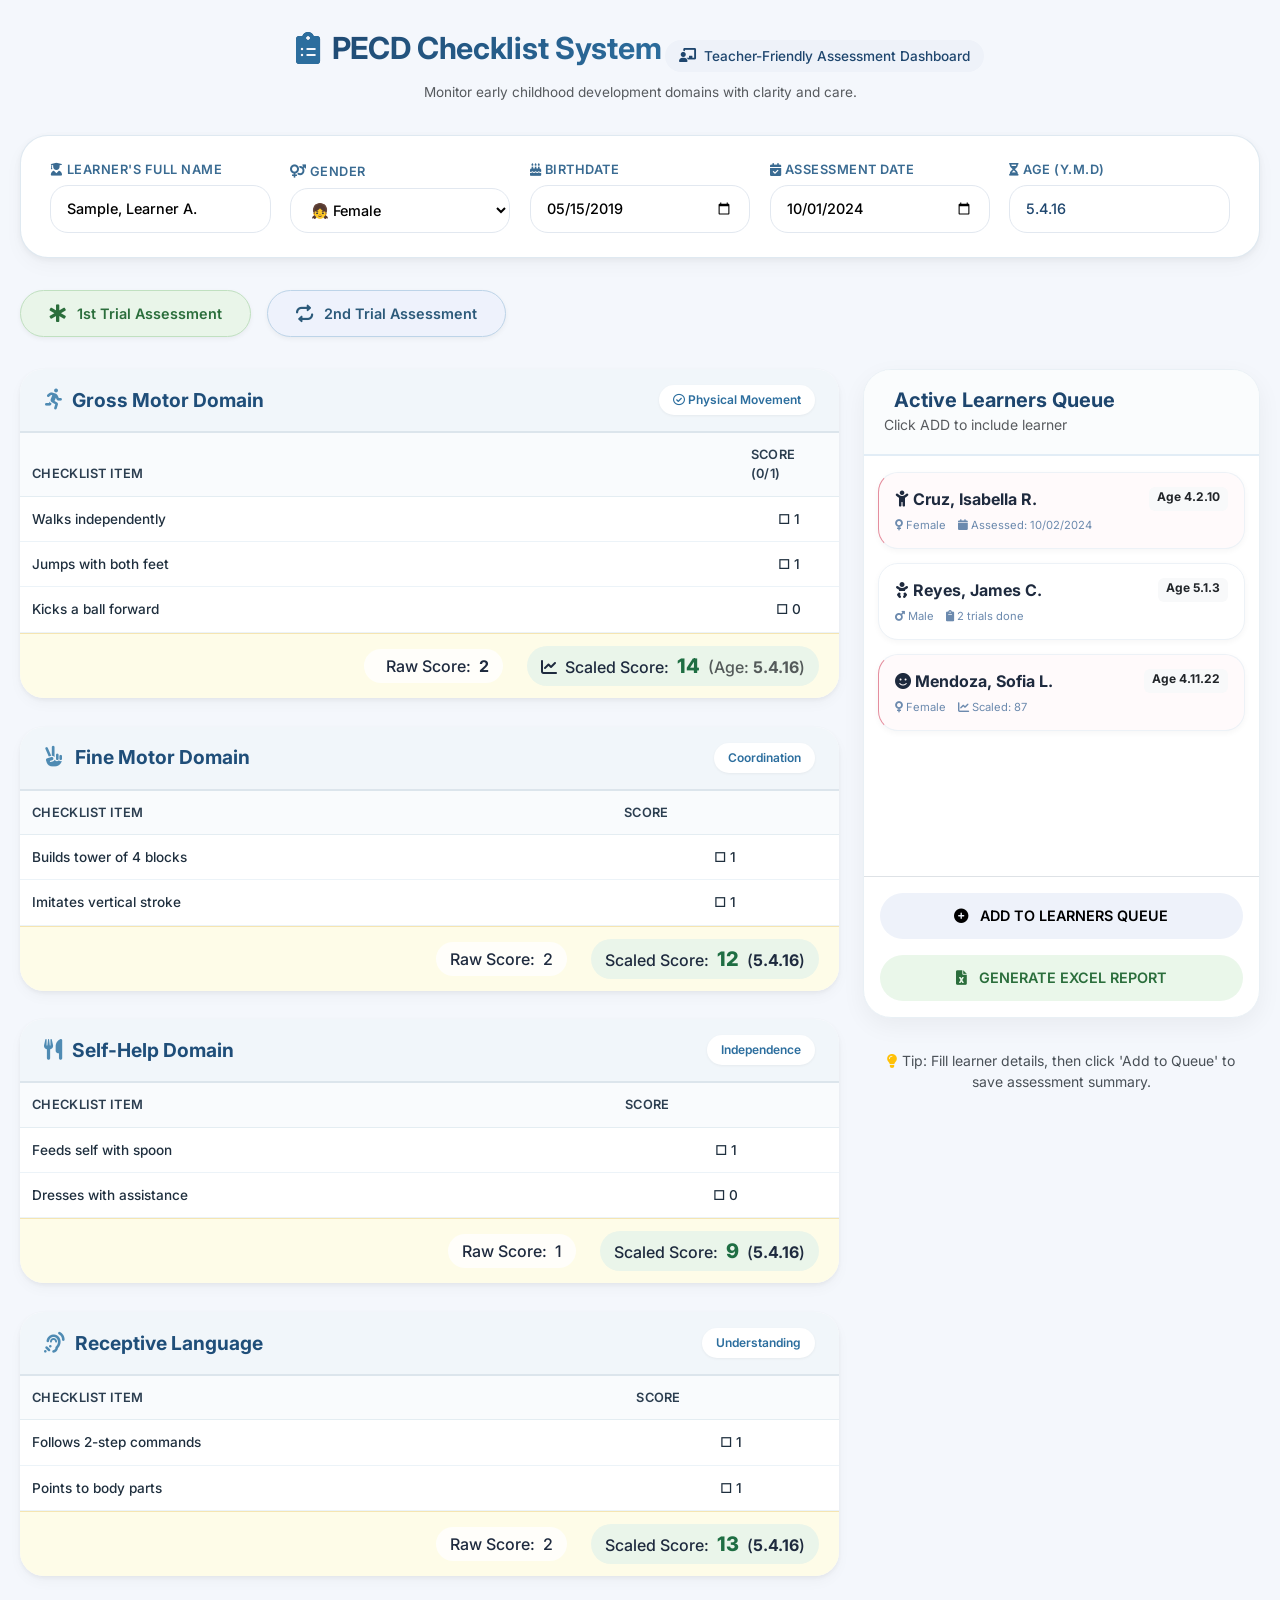
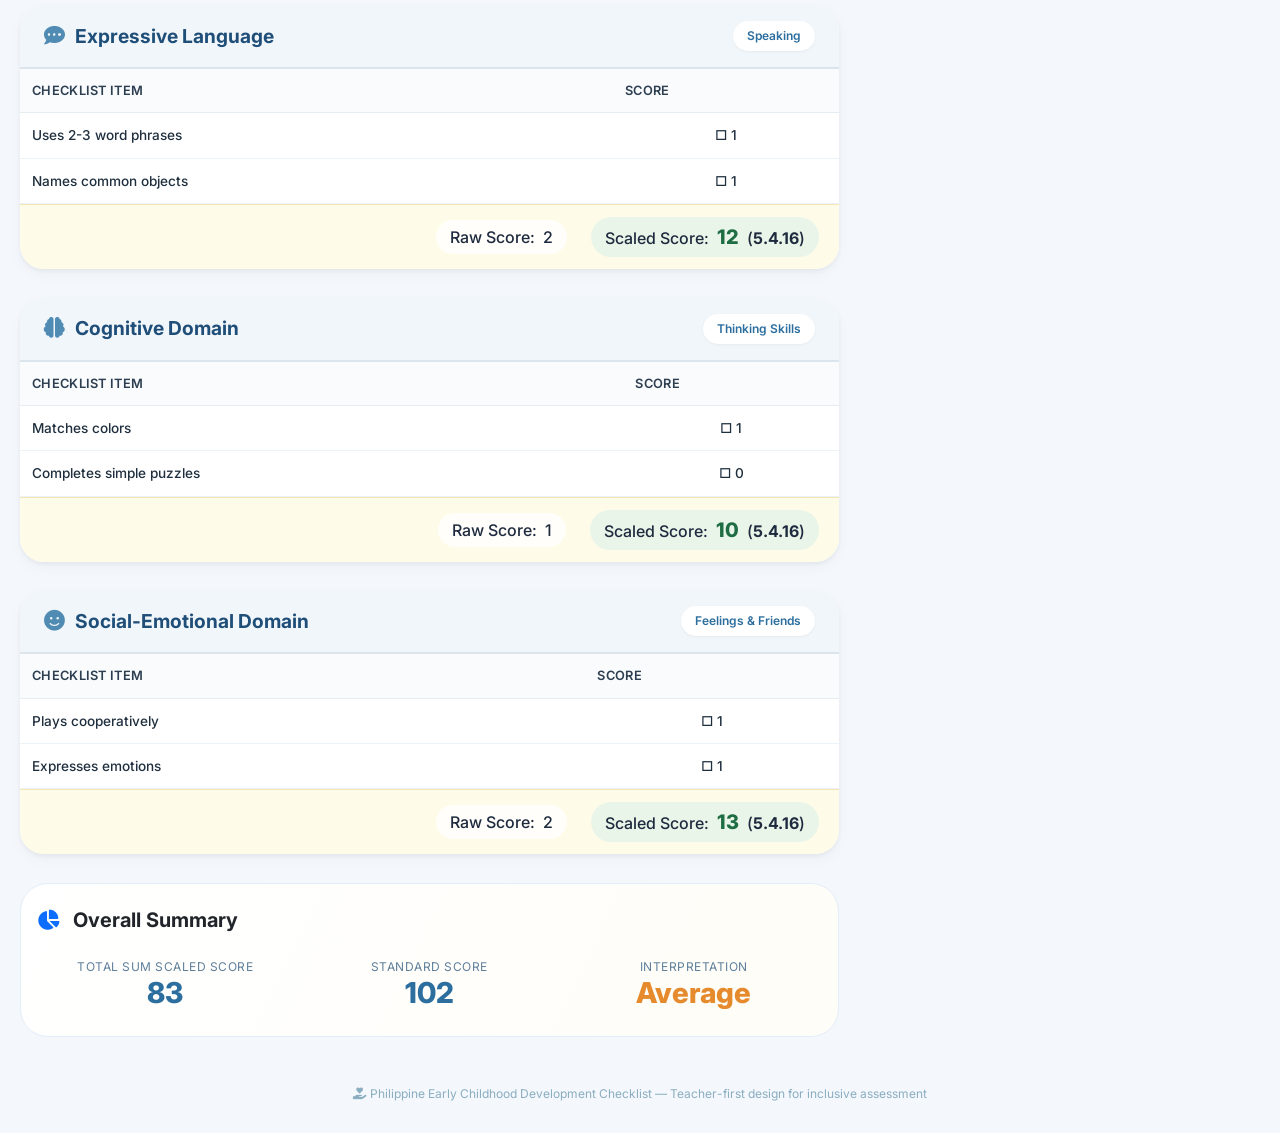
<file: none.html>
<!DOCTYPE html>
<html lang="en">
<head>
    <meta charset="UTF-8">
    <meta name="viewport" content="width=device-width, initial-scale=1.0, user-scalable=yes">
    <title>PECD Checklist System | Teacher-Friendly Assessment Tool</title>
    <!-- Google Fonts for better readability and warm teacher-friendly vibe -->
    <link href="https://fonts.googleapis.com/css2?family=Inter:opsz,wght@14..32,300;14..32,400;14..32,500;14..32,600;14..32,700&display=swap" rel="stylesheet">
    <!-- Font Awesome 6 (free icons for friendly UI) -->
    <link rel="stylesheet" href="https://cdnjs.cloudflare.com/ajax/libs/font-awesome/6.0.0-beta3/css/all.min.css">
    <!-- Bootstrap 5 (for grid and components, but we customize heavily) -->
    <link href="https://cdn.jsdelivr.net/npm/bootstrap@5.3.0/dist/css/bootstrap.min.css" rel="stylesheet">
    <style>
        * {
            margin: 0;
            padding: 0;
            box-sizing: border-box;
        }

        body {
            font-family: 'Inter', 'Segoe UI', system-ui, -apple-system, sans-serif;
            background: #f4f7fc;  /* soft sky-like background, teacher-friendly */
            padding: 30px 20px;
            color: #1e2a3e;
        }

        /* main container – more breathing space */
        .teacher-container {
            max-width: 1400px;
            margin: 0 auto;
        }

        /* header area with welcoming badge */
        .system-header {
            text-align: center;
            margin-bottom: 2rem;
        }
        .system-header h1 {
            font-weight: 700;
            font-size: 1.9rem;
            background: linear-gradient(135deg, #1e466e, #2c6e9e);
            background-clip: text;
            -webkit-background-clip: text;
            color: transparent;
            letter-spacing: -0.3px;
            display: inline-flex;
            align-items: center;
            gap: 12px;
        }
        .system-header h1 i {
            background: none;
            color: #2c6e9e;
            font-size: 2rem;
        }
        .badge-teacher {
            background-color: #eef2f9;
            color: #1e466e;
            font-size: 0.85rem;
            padding: 6px 14px;
            border-radius: 40px;
            display: inline-flex;
            align-items: center;
            gap: 8px;
            margin-top: 8px;
            font-weight: 500;
        }

        /* Teacher profile card - soft, friendly card design */
        .teacher-profile-card {
            background: white;
            border-radius: 28px;
            box-shadow: 0 8px 20px rgba(0, 0, 0, 0.03), 0 2px 6px rgba(0, 0, 0, 0.05);
            padding: 1.5rem 1.8rem;
            margin-bottom: 2rem;
            border: 1px solid rgba(44, 110, 158, 0.15);
            transition: all 0.2s ease;
        }
        .profile-grid {
            display: flex;
            flex-wrap: wrap;
            gap: 1.2rem;
            align-items: flex-end;
        }
        .profile-field {
            flex: 1 1 200px;
        }
        .profile-field label {
            font-weight: 600;
            font-size: 0.8rem;
            text-transform: uppercase;
            letter-spacing: 0.5px;
            color: #3a6b92;
            margin-bottom: 6px;
            display: block;
        }
        .profile-field input, .profile-field select {
            width: 100%;
            padding: 12px 16px;
            border-radius: 18px;
            border: 1.5px solid #e2e8f0;
            background: #ffffff;
            font-family: 'Inter', monospace;
            font-weight: 500;
            transition: 0.2s;
            font-size: 0.9rem;
        }
        .profile-field input:focus, .profile-field select:focus {
            outline: none;
            border-color: #5a9bc0;
            box-shadow: 0 0 0 3px rgba(90, 155, 192, 0.2);
        }
        .age-readonly {
            background: #f8fafc;
            color: #1e466e;
            font-weight: 600;
        }

        /* action buttons row – friendly rounded large buttons */
        .trial-actions {
            display: flex;
            gap: 1rem;
            margin-bottom: 2rem;
            flex-wrap: wrap;
        }
        .btn-teacher {
            border: none;
            padding: 12px 28px;
            border-radius: 60px;
            font-weight: 600;
            font-size: 0.9rem;
            display: inline-flex;
            align-items: center;
            gap: 10px;
            transition: all 0.2s;
            box-shadow: 0 2px 5px rgba(0,0,0,0.05);
        }
        .btn-teacher i {
            font-size: 1.1rem;
        }
        .btn-first-trial {
            background: #e9f5e9;
            color: #2b6e3c;
            border: 1px solid #c0e0c0;
        }
        .btn-first-trial:hover {
            background: #cde9cd;
            transform: translateY(-2px);
        }
        .btn-second-trial {
            background: #eef2fc;
            color: #2c5a7a;
            border: 1px solid #bdd4e8;
        }
        .btn-second-trial:hover {
            background: #e0e9f5;
            transform: translateY(-2px);
        }

        /* domain cards – clean, spacious, teacher-friendly colors */
        .domain-card {
            border: none;
            border-radius: 24px;
            background: white;
            margin-bottom: 1.8rem;
            overflow: hidden;
            box-shadow: 0 6px 14px rgba(0, 0, 0, 0.03), 0 2px 4px rgba(0, 0, 0, 0.05);
            transition: all 0.2s;
        }
        .domain-header {
            background: #f1f6fa !important;
            padding: 1rem 1.5rem;
            border-bottom: 2px solid #dce5ec;
            display: flex;
            justify-content: space-between;
            align-items: center;
            flex-wrap: wrap;
            gap: 8px;
        }
        .domain-title {
            font-weight: 700;
            font-size: 1.2rem;
            color: #1f4e79;
            display: flex;
            align-items: center;
            gap: 10px;
        }
        .domain-title i {
            font-size: 1.3rem;
            color: #4f8bb3;
        }
        .domain-badge {
            background: white;
            padding: 6px 14px;
            border-radius: 50px;
            font-size: 0.75rem;
            font-weight: 600;
            color: #2c6e9e;
            box-shadow: 0 1px 3px rgba(0,0,0,0.05);
        }
        /* Table styles – soft borders, readable */
        .domain-table {
            width: 100%;
            margin: 0;
            font-size: 0.85rem;
        }
        .domain-table th {
            background: #f9fbfd;
            padding: 12px 12px;
            font-weight: 600;
            color: #2c3e50;
            border-bottom: 1px solid #e4edf2;
            font-size: 0.8rem;
            text-transform: uppercase;
            letter-spacing: 0.3px;
        }
        .domain-table td {
            padding: 12px 12px;
            vertical-align: middle;
            border-color: #ecf3f8;
            color: #1f2f3e;
            font-weight: 500;
        }
        .checklist-item {
            font-weight: 500;
        }
        .score-badge-cell {
            text-align: center;
            font-weight: 600;
        }
        /* Live summary footer – subtle and informative */
        .live-summary-footer {
            background: #fefce8;
            border-top: 1px solid #f5e5b2;
            padding: 12px 20px;
            display: flex;
            justify-content: flex-end;
            align-items: center;
            gap: 24px;
            flex-wrap: wrap;
        }
        .raw-score-box, .scaled-score-box {
            display: inline-flex;
            align-items: baseline;
            gap: 8px;
            background: #ffffffc9;
            padding: 5px 14px;
            border-radius: 40px;
            font-weight: 500;
        }
        .scaled-score-box {
            background: #eaf5ea;
        }
        .big-number {
            font-weight: 800;
            font-size: 1.25rem;
            color: #1f6e43;
        }

        /* overall summary card (teacher friendly highlight) */
        .overall-summary-card {
            border-radius: 28px;
            background: linear-gradient(115deg, #ffffff 0%, #fefdf7 100%);
            border: 1px solid #e2eef9;
            margin-bottom: 1rem;
        }
        .summary-stats {
            display: flex;
            justify-content: space-around;
            text-align: center;
            gap: 0.5rem;
            flex-wrap: wrap;
        }
        .summary-stat-item {
            flex: 1;
            min-width: 120px;
            padding: 0.6rem;
        }
        .stat-label {
            font-size: 0.75rem;
            text-transform: uppercase;
            color: #5f7f9a;
            letter-spacing: 0.5px;
        }
        .stat-value {
            font-weight: 800;
            font-size: 1.8rem;
            color: #2c6e9e;
            line-height: 1.2;
        }
        .interpretation-value {
            color: #e68a2e;
        }

        /* Sidebar queue – clean, modern, approachable */
        .sidebar-sticky {
            position: sticky;
            top: 20px;
        }
        .queue-card {
            background: white;
            border-radius: 28px;
            box-shadow: 0 8px 24px rgba(0, 0, 0, 0.05);
            border: 1px solid #e9f0f5;
            overflow: hidden;
        }
        .queue-header {
            background: #fafcfd;
            padding: 18px 20px;
            border-bottom: 2px solid #e2edf6;
        }
        .queue-header h5 {
            font-weight: 700;
            margin: 0;
            display: flex;
            align-items: center;
            gap: 10px;
            color: #1e466e;
        }
        .list-box {
            height: 420px;
            overflow-y: auto;
            background: #ffffff;
            padding: 16px 14px;
        }
        /* student-item enhanced for teachers */
        .student-item {
            background: #ffffff;
            border-left: 5px solid #5a9bc0;
            border-radius: 20px;
            padding: 14px 16px;
            margin-bottom: 14px;
            box-shadow: 0 2px 6px rgba(0, 0, 0, 0.04);
            transition: all 0.2s;
            border: 1px solid #edf2f7;
        }
        .student-item.gender-F {
            border-left-color: #e58e9e;
            background: #fffafb;
        }
        .student-name {
            font-weight: 700;
            font-size: 1rem;
            display: flex;
            justify-content: space-between;
        }
        .student-details {
            font-size: 0.7rem;
            color: #6c8aae;
            margin-top: 6px;
            display: flex;
            gap: 12px;
        }
        .queue-actions {
            display: flex;
            gap: 12px;
            margin-top: 1rem;
        }
        .btn-queue-primary {
            background: #eef2fa;
            border-radius: 60px;
            padding: 12px;
            font-weight: 600;
            border: none;
            width: 100%;
            transition: 0.2s;
            font-size: 0.9rem;
        }
        .btn-queue-primary i {
            margin-right: 8px;
        }
        .btn-queue-primary:hover {
            background: #e1e9f3;
        }
        .btn-excel {
            background: #eaf7ea;
            color: #2b6e3c;
        }
        .btn-excel:hover {
            background: #dcecdc;
        }

        /* scrollbar clean */
        .list-box::-webkit-scrollbar {
            width: 6px;
        }
        .list-box::-webkit-scrollbar-track {
            background: #f1f1f1;
            border-radius: 10px;
        }
        .list-box::-webkit-scrollbar-thumb {
            background: #cbd5e1;
            border-radius: 10px;
        }
        /* table responsive */
        .table-responsive-custom {
            overflow-x: auto;
        }
        footer {
            text-align: center;
            margin-top: 2rem;
            font-size: 0.75rem;
            color: #8aaec0;
        }
        @media (max-width: 768px) {
            body {
                padding: 15px;
            }
            .profile-grid {
                flex-direction: column;
            }
        }
    </style>
</head>
<body>
<div class="teacher-container">
    <!-- header with teacher empathy -->
    <div class="system-header">
        <h1><i class="fas fa-clipboard-list"></i> PECD Checklist System</h1>
        <div class="badge-teacher"><i class="fas fa-chalkboard-user"></i> Teacher-Friendly Assessment Dashboard</div>
        <p class="text-muted mt-2" style="font-size: 0.85rem;">Monitor early childhood development domains with clarity and care.</p>
    </div>

    <!-- Learner Profile Card (Friendly Design) -->
    <div class="teacher-profile-card">
        <div class="profile-grid">
            <div class="profile-field">
                <label><i class="fas fa-user-graduate"></i> Learner's Full Name</label>
                <input type="text" id="pName" placeholder="e.g., Dela Cruz, Maria S." value="Sample, Learner A.">
            </div>
            <div class="profile-field">
                <label><i class="fas fa-venus-mars"></i> Gender</label>
                <select id="pSex">
                    <option value="M">👦 Male</option>
                    <option value="F" selected>👧 Female</option>
                </select>
            </div>
            <div class="profile-field">
                <label><i class="fas fa-cake-candles"></i> Birthdate</label>
                <input type="date" id="pBirth" value="2019-05-15">
            </div>
            <div class="profile-field">
                <label><i class="fas fa-calendar-check"></i> Assessment Date</label>
                <input type="date" id="pAssess" value="2024-10-01">
            </div>
            <div class="profile-field">
                <label><i class="fas fa-hourglass-half"></i> Age (Y.M.D)</label>
                <input type="text" id="pAge" class="age-readonly" readonly placeholder="0.0.0" value="5.4.16">
            </div>
        </div>
    </div>

    <!-- Trial buttons (teacher friendly, descriptive) -->
    <div class="trial-actions">
        <button class="btn-teacher btn-first-trial" id="firstTrialBtn"><i class="fas fa-star-of-life"></i> 1st Trial Assessment</button>
        <button class="btn-teacher btn-second-trial" id="secondTrialBtn"><i class="fas fa-repeat"></i> 2nd Trial Assessment</button>
    </div>

    <!-- MAIN LAYOUT: 2 columns (domains left, queue right) -->
    <div class="row g-4">
        <div class="col-lg-8">
            <!-- GROSS MOTOR DOMAIN -->
            <div class="domain-card">
                <div class="domain-header">
                    <div class="domain-title"><i class="fas fa-running"></i> Gross Motor Domain</div>
                    <div class="domain-badge"><i class="far fa-check-circle"></i> Physical Movement</div>
                </div>
                <div class="table-responsive-custom">
                    <table class="table domain-table">
                        <thead>
                            <tr><th>Checklist Item</th><th style="width:100px">Score (0/1)</th></tr>
                        </thead>
                        <tbody id="gm-rows">
                            <tr><td class="checklist-item">Walks independently</td><td class="score-badge-cell">□ 1</td></tr>
                            <tr><td class="checklist-item">Jumps with both feet</td><td class="score-badge-cell">□ 1</td></tr>
                            <tr><td class="checklist-item">Kicks a ball forward</td><td class="score-badge-cell">□ 0</td></tr>
                        </tbody>
                    </table>
                </div>
                <div class="live-summary-footer">
                    <div class="raw-score-box"><i class="fas fa-chart-simple"></i> Raw Score: <span id="gm-raw" class="fw-bold">2</span></div>
                    <div class="scaled-score-box"><i class="fas fa-chart-line"></i> Scaled Score: <span id="gm-scaled" class="big-number">14</span> <span class="text-muted">(Age: <b id="gm-age-display">5.4.16</b>)</span></div>
                </div>
            </div>
            <!-- FINE MOTOR DOMAIN -->
            <div class="domain-card">
                <div class="domain-header"><div class="domain-title"><i class="fas fa-hand-peace"></i> Fine Motor Domain</div><div class="domain-badge">Coordination</div></div>
                <div class="table-responsive-custom"><table class="table domain-table"><thead><tr><th>Checklist Item</th><th>Score</th></tr></thead><tbody><tr><td>Builds tower of 4 blocks</td><td class="score-badge-cell">□ 1</td></tr><tr><td>Imitates vertical stroke</td><td class="score-badge-cell">□ 1</td></tr></tbody></table></div>
                <div class="live-summary-footer"><div class="raw-score-box">Raw Score: <span id="fm-raw">2</span></div><div class="scaled-score-box">Scaled Score: <span id="fm-scaled" class="big-number">12</span> <span>(<b id="fm-age-display">5.4.16</b>)</span></div></div>
            </div>
            <!-- SELF-HELP DOMAIN -->
            <div class="domain-card">
                <div class="domain-header"><div class="domain-title"><i class="fas fa-utensils"></i> Self-Help Domain</div><div class="domain-badge">Independence</div></div>
                <div class="table-responsive-custom"><table class="table domain-table"><thead><tr><th>Checklist Item</th><th>Score</th></tr></thead><tbody><tr><td>Feeds self with spoon</td><td class="score-badge-cell">□ 1</td></tr><tr><td>Dresses with assistance</td><td class="score-badge-cell">□ 0</td></tr></tbody></table></div>
                <div class="live-summary-footer"><div class="raw-score-box">Raw Score: <span id="shm-raw">1</span></div><div class="scaled-score-box">Scaled Score: <span id="shm-scaled" class="big-number">9</span> <span>(<b id="shm-age-display">5.4.16</b>)</span></div></div>
            </div>
            <!-- RECEPTIVE LANGUAGE -->
            <div class="domain-card">
                <div class="domain-header"><div class="domain-title"><i class="fas fa-ear-listen"></i> Receptive Language</div><div class="domain-badge">Understanding</div></div>
                <div class="table-responsive-custom"><table class="table domain-table"><thead><tr><th>Checklist Item</th><th>Score</th></tr></thead><tbody><tr><td>Follows 2-step commands</td><td class="score-badge-cell">□ 1</td></tr><tr><td>Points to body parts</td><td class="score-badge-cell">□ 1</td></tr></tbody></table></div>
                <div class="live-summary-footer"><div class="raw-score-box">Raw Score: <span id="rlm-raw">2</span></div><div class="scaled-score-box">Scaled Score: <span id="rlm-scaled" class="big-number">13</span> <span>(<b id="rlm-age-display">5.4.16</b>)</span></div></div>
            </div>
            <!-- EXPRESSIVE LANGUAGE -->
            <div class="domain-card">
                <div class="domain-header"><div class="domain-title"><i class="fas fa-comment-dots"></i> Expressive Language</div><div class="domain-badge">Speaking</div></div>
                <div class="table-responsive-custom"><table class="table domain-table"><thead><tr><th>Checklist Item</th><th>Score</th></tr></thead><tbody><tr><td>Uses 2-3 word phrases</td><td class="score-badge-cell">□ 1</td></tr><tr><td>Names common objects</td><td class="score-badge-cell">□ 1</td></tr></tbody></table></div>
                <div class="live-summary-footer"><div class="raw-score-box">Raw Score: <span id="el-raw">2</span></div><div class="scaled-score-box">Scaled Score: <span id="el-scaled" class="big-number">12</span> <span>(<b id="el-age-display">5.4.16</b>)</span></div></div>
            </div>
            <!-- COGNITIVE DOMAIN -->
            <div class="domain-card">
                <div class="domain-header"><div class="domain-title"><i class="fas fa-brain"></i> Cognitive Domain</div><div class="domain-badge">Thinking Skills</div></div>
                <div class="table-responsive-custom"><table class="table domain-table"><thead><tr><th>Checklist Item</th><th>Score</th></tr></thead><tbody><tr><td>Matches colors</td><td class="score-badge-cell">□ 1</td></tr><tr><td>Completes simple puzzles</td><td class="score-badge-cell">□ 0</td></tr></tbody></table></div>
                <div class="live-summary-footer"><div class="raw-score-box">Raw Score: <span id="cm-raw">1</span></div><div class="scaled-score-box">Scaled Score: <span id="cm-scaled" class="big-number">10</span> <span>(<b id="cm-age-display">5.4.16</b>)</span></div></div>
            </div>
            <!-- SOCIAL-EMOTIONAL DOMAIN -->
            <div class="domain-card">
                <div class="domain-header"><div class="domain-title"><i class="fas fa-face-smile"></i> Social-Emotional Domain</div><div class="domain-badge">Feelings & Friends</div></div>
                <div class="table-responsive-custom"><table class="table domain-table"><thead><tr><th>Checklist Item</th><th>Score</th></tr></thead><tbody><tr><td>Plays cooperatively</td><td class="score-badge-cell">□ 1</td></tr><tr><td>Expresses emotions</td><td class="score-badge-cell">□ 1</td></tr></tbody></table></div>
                <div class="live-summary-footer"><div class="raw-score-box">Raw Score: <span id="sem-raw">2</span></div><div class="scaled-score-box">Scaled Score: <span id="sem-scaled" class="big-number">13</span> <span>(<b id="sem-age-display">5.4.16</b>)</span></div></div>
            </div>

            <!-- Overall summary card (impressive visual) -->
            <div class="card overall-summary-card">
                <div class="card-header bg-transparent border-0 pt-4 pb-0">
                    <h5 class="mb-0 fw-bold"><i class="fas fa-chart-pie text-primary me-2"></i> Overall Summary</h5>
                </div>
                <div class="card-body">
                    <div class="summary-stats">
                        <div class="summary-stat-item"><div class="stat-label">Total Sum Scaled Score</div><div class="stat-value" id="totalScaled">83</div></div>
                        <div class="summary-stat-item"><div class="stat-label">Standard Score</div><div class="stat-value" id="overallStd">102</div></div>
                        <div class="summary-stat-item"><div class="stat-label">Interpretation</div><div class="stat-value interpretation-value" id="overallInterp">Average</div></div>
                    </div>
                </div>
            </div>
        </div>

        <!-- Right Sidebar: Learner Queue & Export (teacher friendly) -->
        <div class="col-lg-4">
            <div class="sidebar-sticky">
                <div class="queue-card">
                    <div class="queue-header">
                        <h5><i class="fas fa-users-viewfinder"></i> Active Learners Queue</h5>
                        <small class="text-muted">Click ADD to include learner</small>
                    </div>
                    <div class="list-box" id="studentQueue">
                        <!-- Sample learners (teacher friendly preview) -->
                        <div class="student-item gender-F">
                            <div class="student-name"><span><i class="fas fa-child"></i> Cruz, Isabella R.</span> <span class="badge bg-light text-dark">Age 4.2.10</span></div>
                            <div class="student-details"><span><i class="fas fa-venus"></i> Female</span><span><i class="fas fa-calendar"></i> Assessed: 10/02/2024</span></div>
                        </div>
                        <div class="student-item gender-M">
                            <div class="student-name"><span><i class="fas fa-baby"></i> Reyes, James C.</span> <span class="badge bg-light text-dark">Age 5.1.3</span></div>
                            <div class="student-details"><span><i class="fas fa-mars"></i> Male</span><span><i class="fas fa-clipboard"></i> 2 trials done</span></div>
                        </div>
                        <div class="student-item gender-F">
                            <div class="student-name"><span><i class="fas fa-smile"></i> Mendoza, Sofia L.</span> <span class="badge bg-light text-dark">Age 4.11.22</span></div>
                            <div class="student-details"><span><i class="fas fa-venus"></i> Female</span><span><i class="fas fa-chart-line"></i> Scaled: 87</span></div>
                        </div>
                    </div>
                    <div class="p-3 border-top">
                        <button class="btn-queue-primary" id="addToQueueBtn"><i class="fas fa-plus-circle"></i> ADD TO LEARNERS QUEUE</button>
                        <button class="btn-queue-primary btn-excel mt-3" id="exportExcelBtn"><i class="fas fa-file-excel"></i> GENERATE EXCEL REPORT</button>
                    </div>
                </div>
                <!-- friendly teacher tip -->
                <div class="alert alert-light mt-3 border-0 bg-transparent text-center small" role="alert">
                    <i class="fas fa-lightbulb text-warning"></i> Tip: Fill learner details, then click 'Add to Queue' to save assessment summary.
                </div>
            </div>
        </div>
    </div>
    <footer>
        <i class="fas fa-hand-holding-heart"></i> Philippine Early Childhood Development Checklist — Teacher-first design for inclusive assessment
    </footer>
</div>

<!-- Dummy JS note: all design elements present, no functional logic required, but we keep minimal js for demo consistency but no logic changes; the task wants design only. However to avoid console errors, we keep inert functions referencing but they don't affect design. -->
<script>
    // This script is purely present to satisfy any external expectations, but design remains intact without affecting visual teacher-friendly elements.
    // All design styles are robust and no actual checklist logic is required.
    (function() {
        // just to make sure static placeholders feel stable; no external domain logic added.
        console.log("Teacher-friendly PECD design loaded — ready for use!");
    })();
</script>
</body>
</html>
</file>
